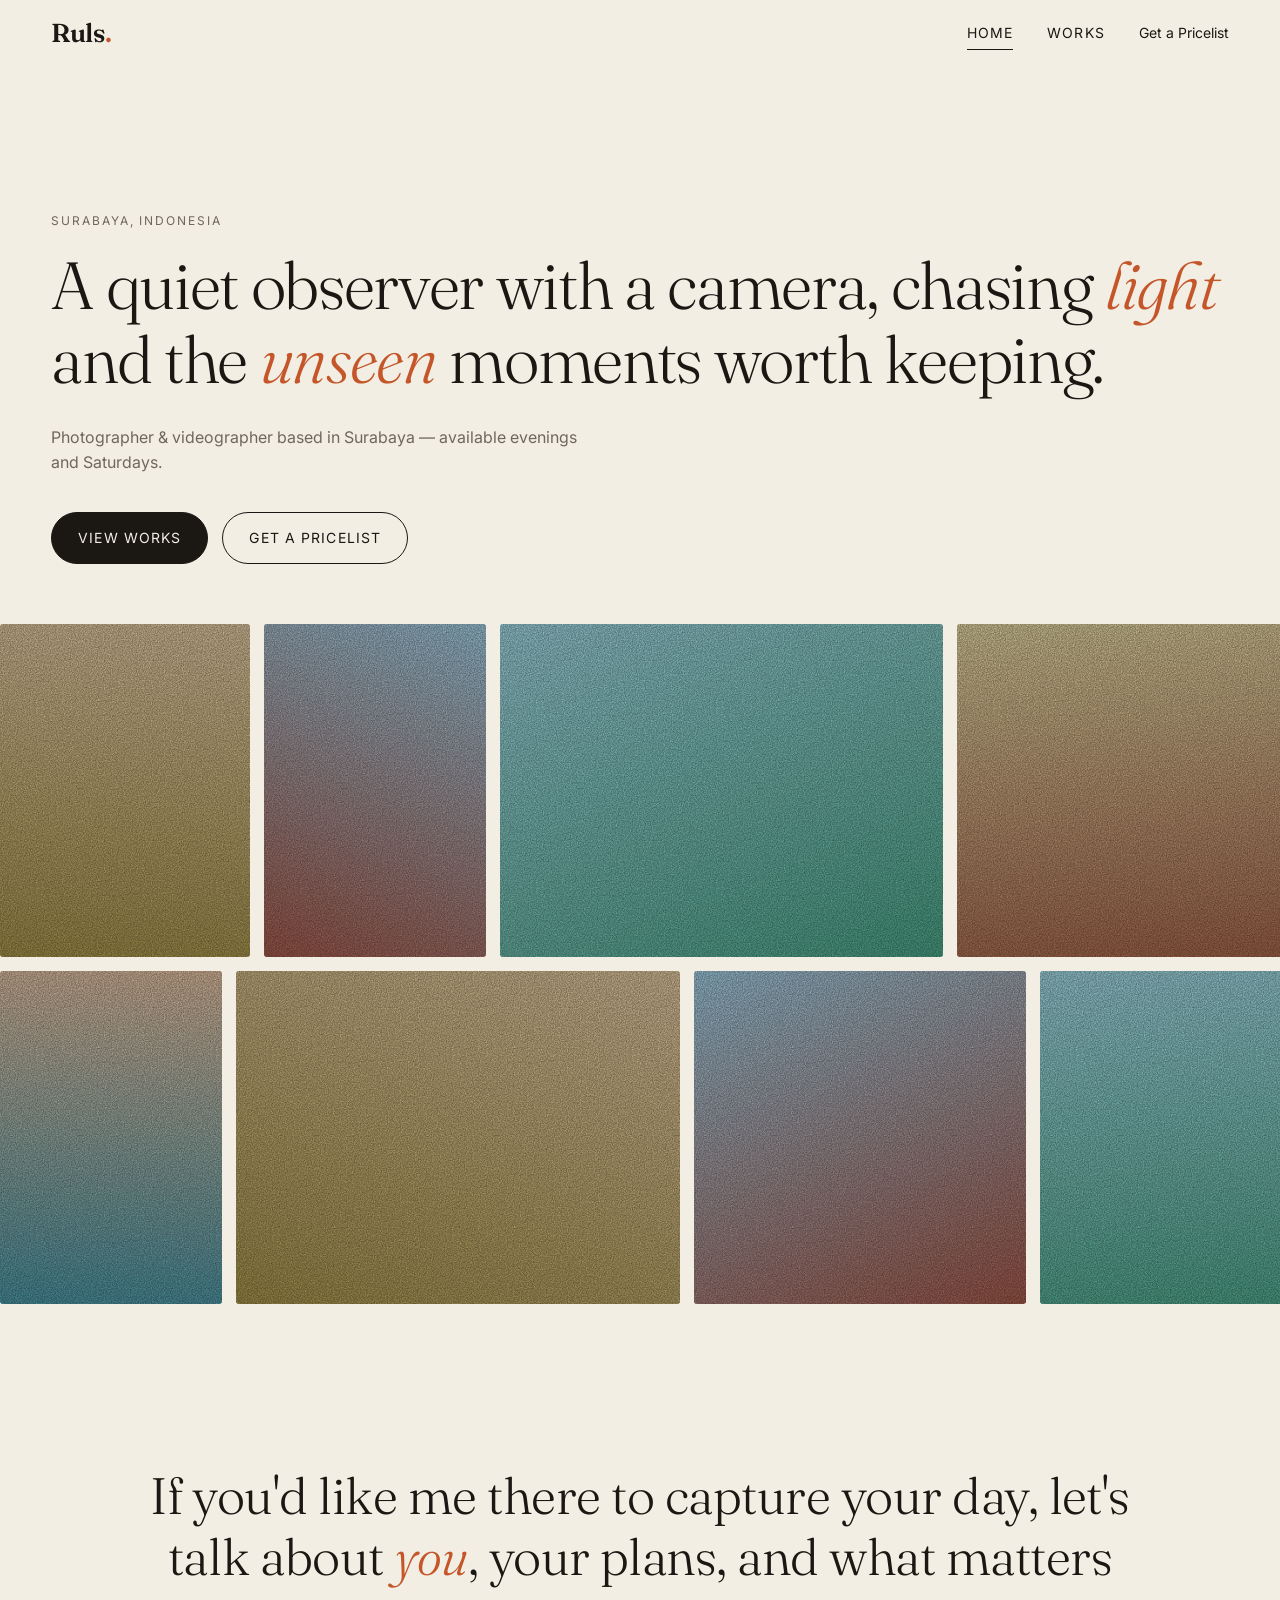
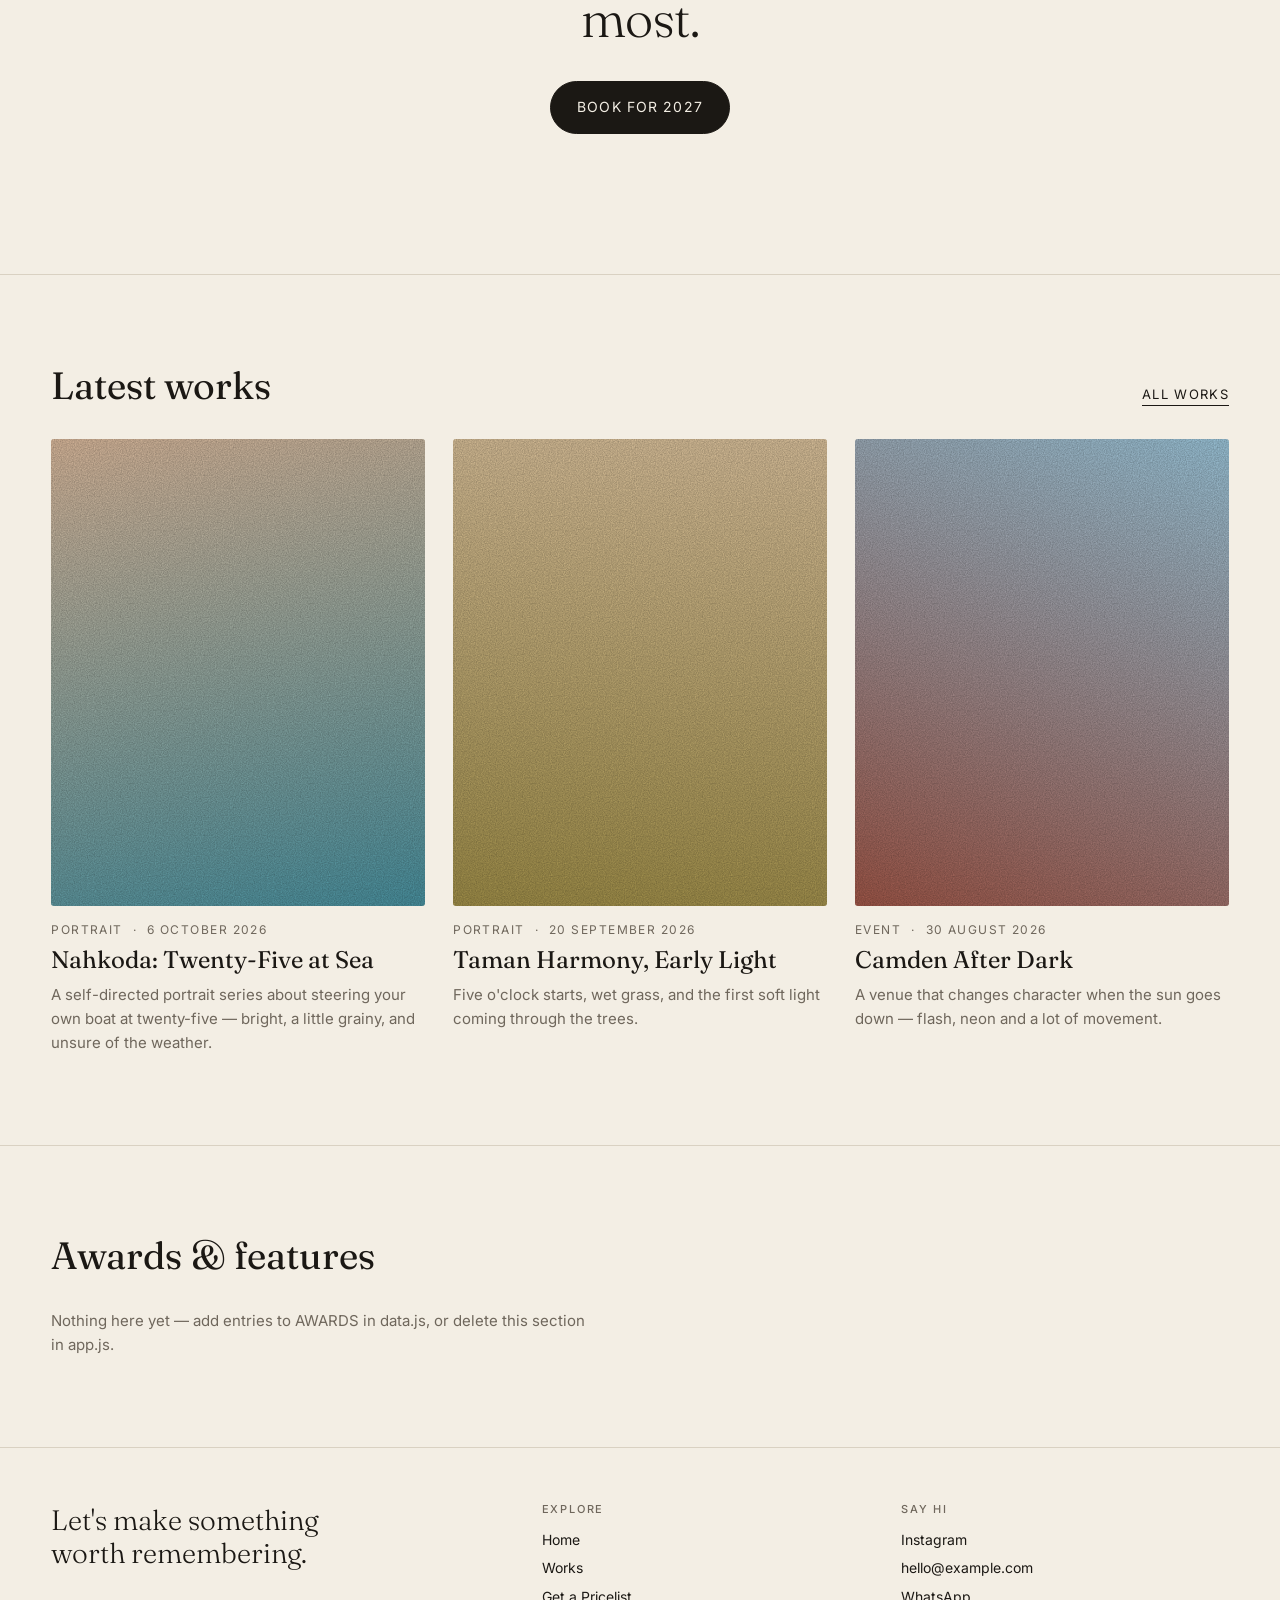
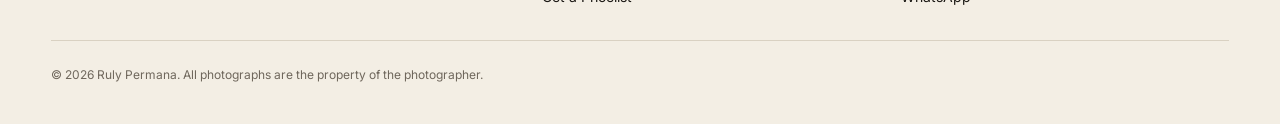
<file: index.html>
<!doctype html>
<html lang="en">
<head>
<meta charset="utf-8">
<meta name="viewport" content="width=device-width, initial-scale=1">
<title>Ruls — Photographer & Videographer, Surabaya</title>
<meta name="description" content="Photography and videography by Ruly Permana (Ruls), based in Surabaya, Indonesia.">
<link rel="preconnect" href="https://fonts.googleapis.com">
<link rel="preconnect" href="https://fonts.gstatic.com" crossorigin>
<link href="https://fonts.googleapis.com/css2?family=Fraunces:ital,opsz,wght@0,9..144,300;0,9..144,400;0,9..144,600;1,9..144,300&family=Inter:wght@400;500&display=swap" rel="stylesheet">
<link rel="stylesheet" href="style.css">
</head>
<body data-page="home">
<main id="main"></main>
<script src="data.js"></script>
<script src="app.js"></script>
</body>
</html>
</file>
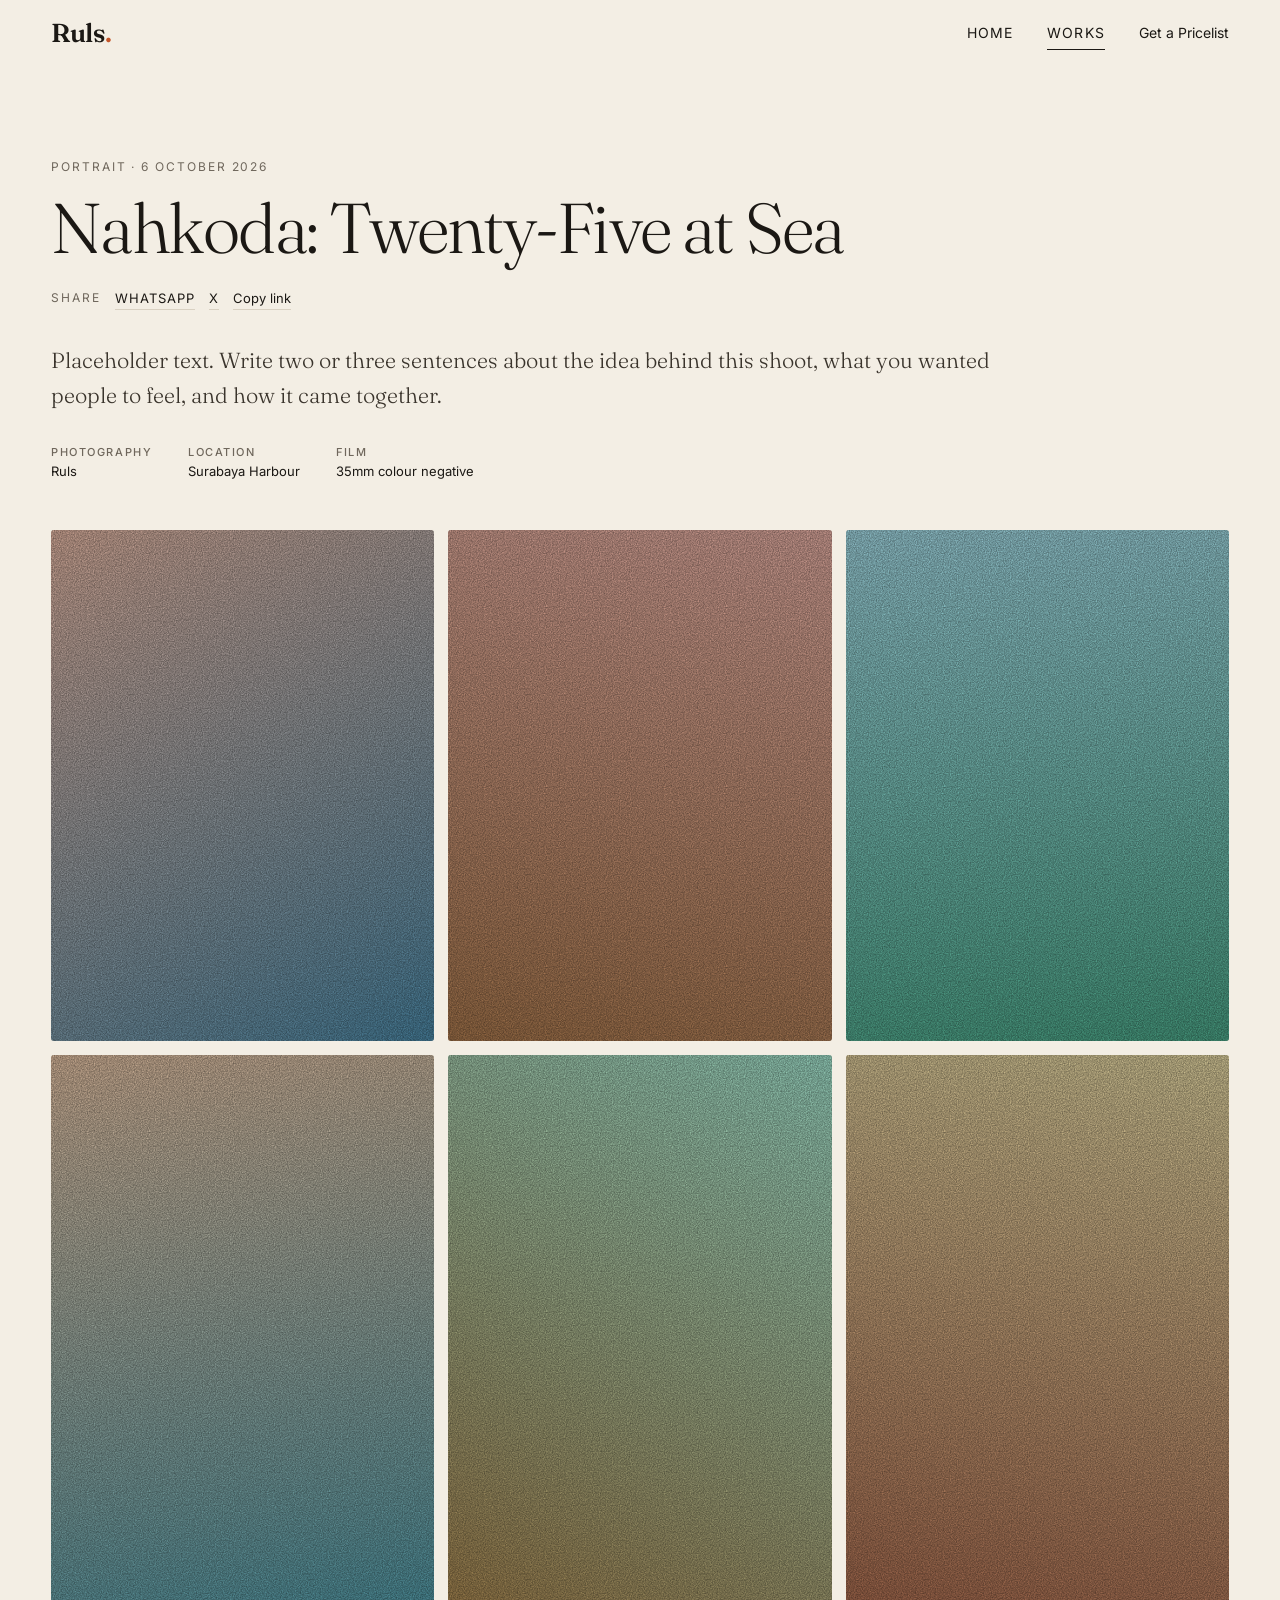
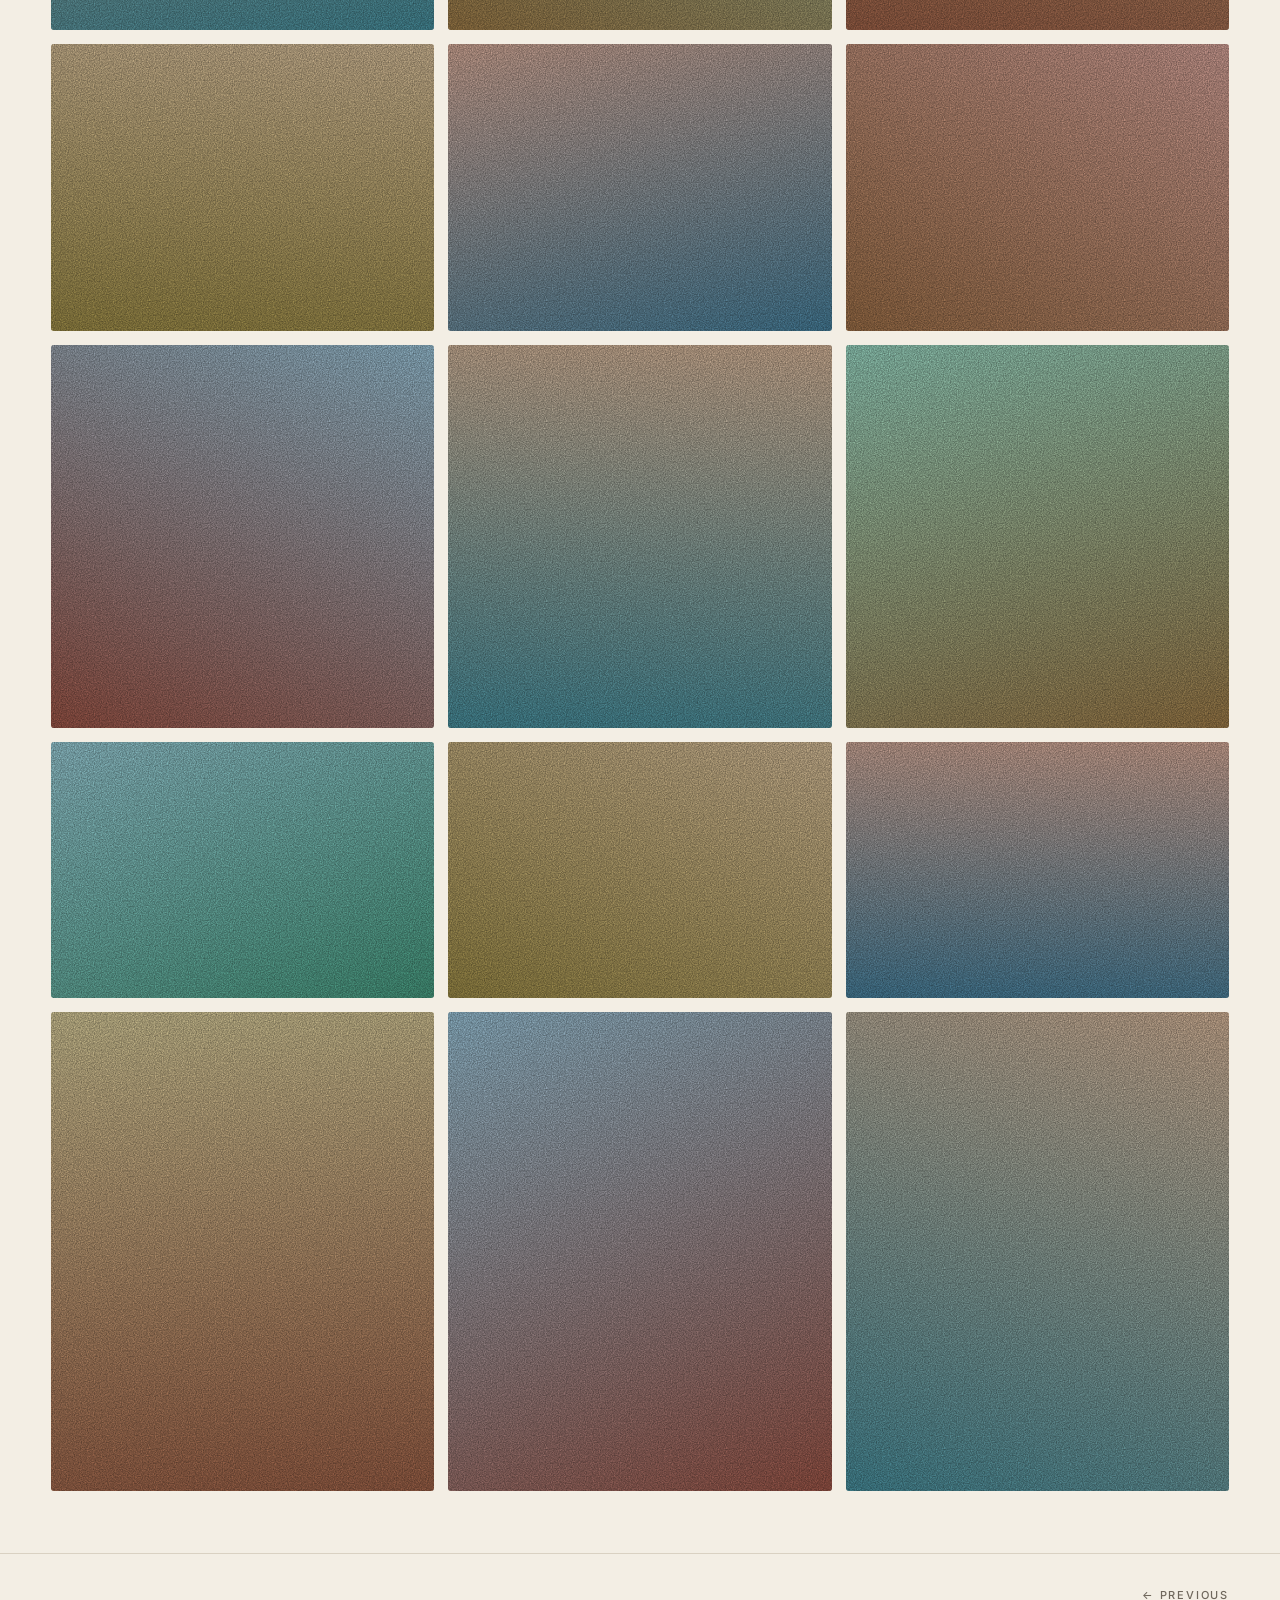
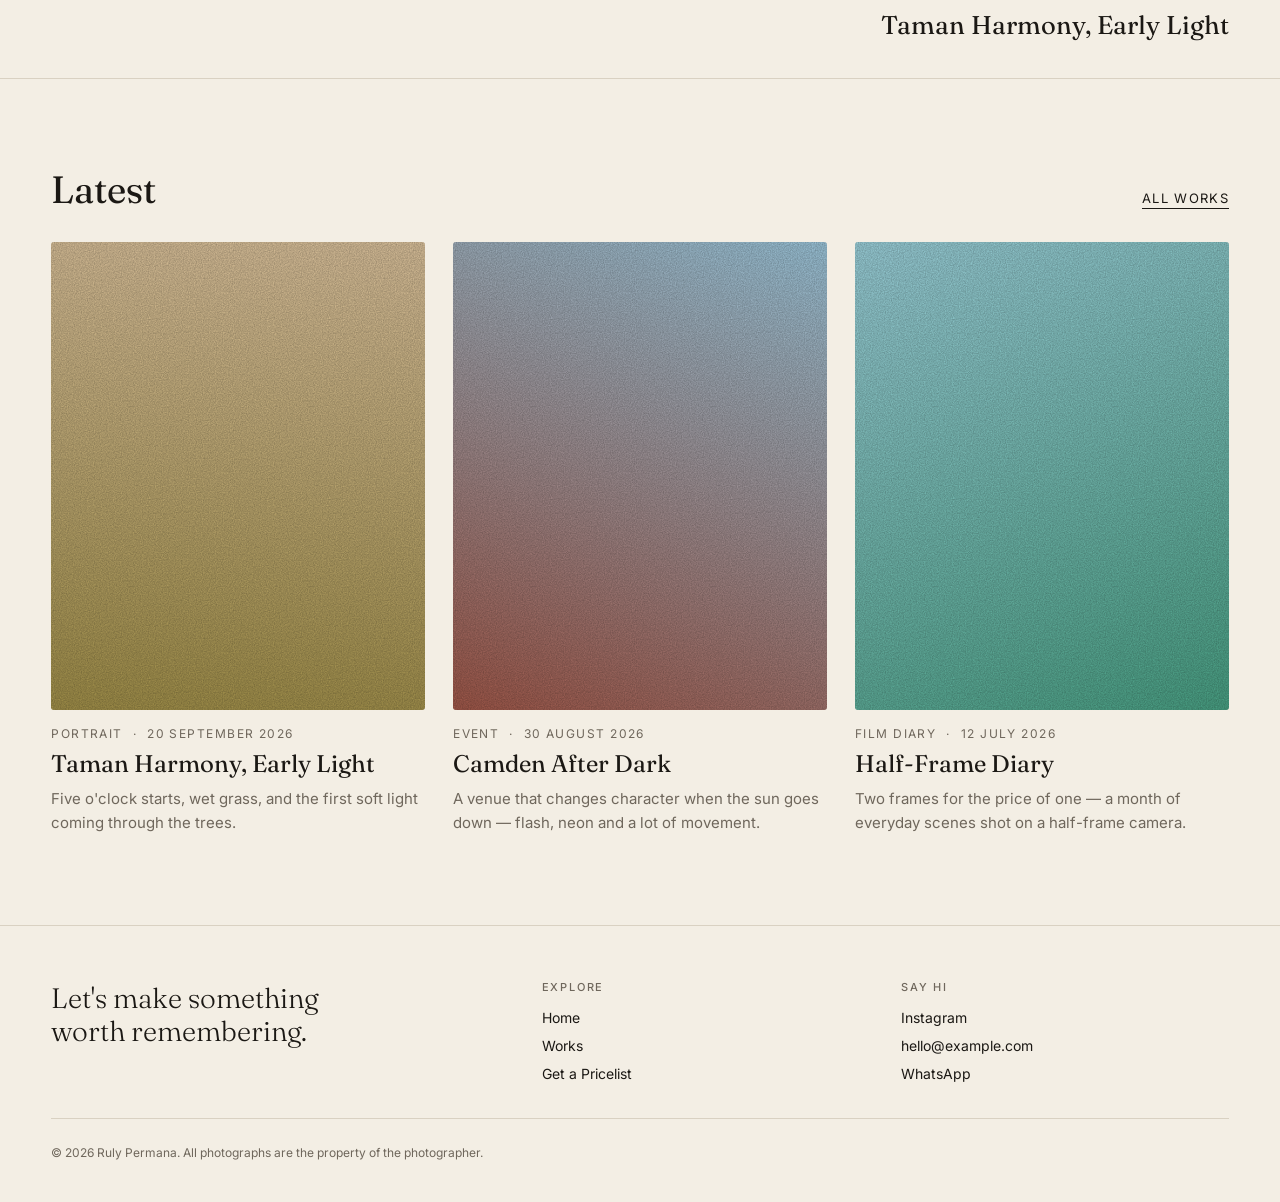
<file: project.html>
<!doctype html>
<html lang="en">
<head>
<meta charset="utf-8">
<meta name="viewport" content="width=device-width, initial-scale=1">
<title>Project — Ruls</title>
<link rel="preconnect" href="https://fonts.googleapis.com">
<link rel="preconnect" href="https://fonts.gstatic.com" crossorigin>
<link href="https://fonts.googleapis.com/css2?family=Fraunces:ital,opsz,wght@0,9..144,300;0,9..144,400;0,9..144,600;1,9..144,300&family=Inter:wght@400;500&display=swap" rel="stylesheet">
<link rel="stylesheet" href="style.css">
</head>
<body data-page="project">
<main id="main"></main>
<script src="data.js"></script>
<script src="app.js"></script>
</body>
</html>
</file>
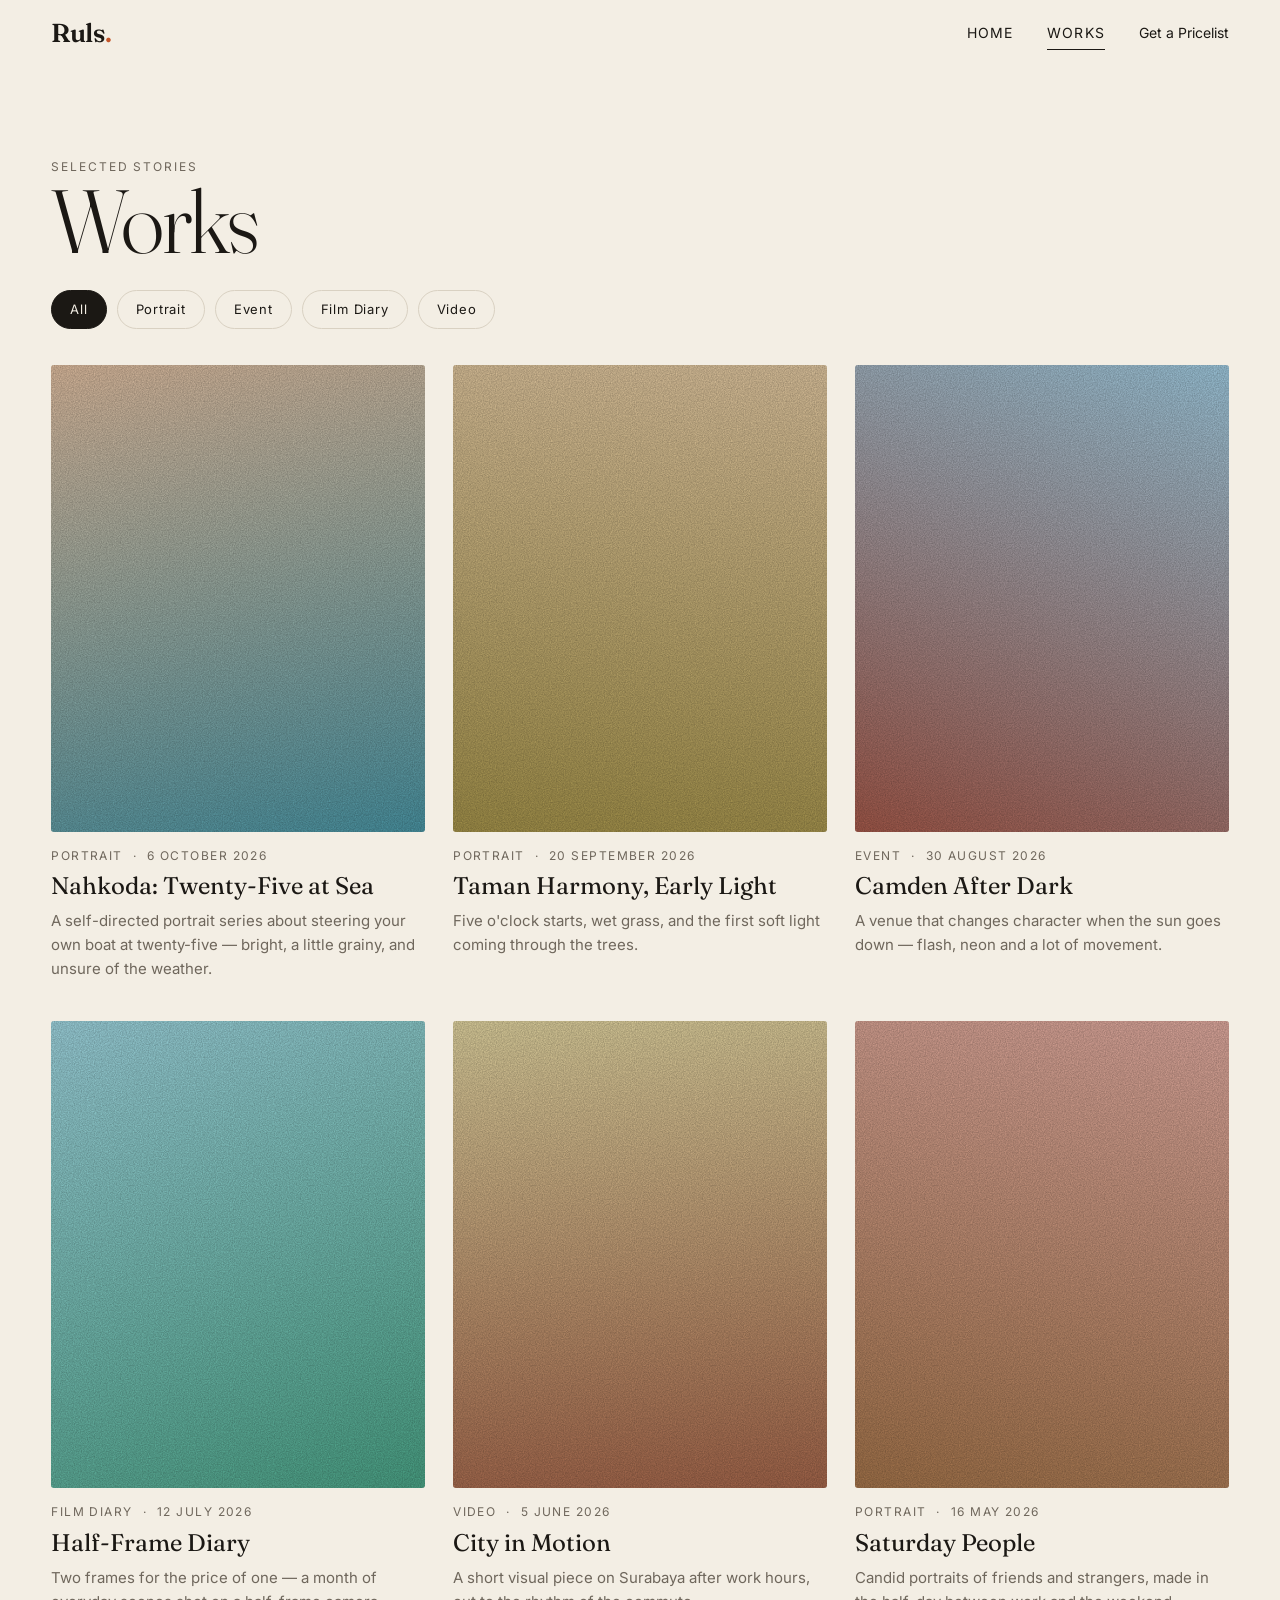
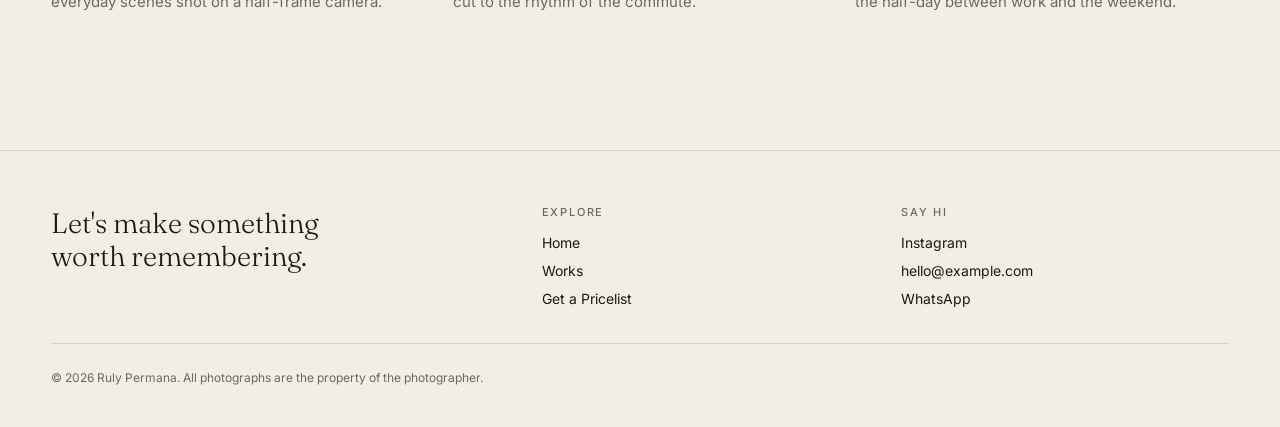
<file: works.html>
<!doctype html>
<html lang="en">
<head>
<meta charset="utf-8">
<meta name="viewport" content="width=device-width, initial-scale=1">
<title>Works — Ruls</title>
<meta name="description" content="Selected photography and video stories by Ruls, Surabaya.">
<link rel="preconnect" href="https://fonts.googleapis.com">
<link rel="preconnect" href="https://fonts.gstatic.com" crossorigin>
<link href="https://fonts.googleapis.com/css2?family=Fraunces:ital,opsz,wght@0,9..144,300;0,9..144,400;0,9..144,600;1,9..144,300&family=Inter:wght@400;500&display=swap" rel="stylesheet">
<link rel="stylesheet" href="style.css">
</head>
<body data-page="works">
<main id="main"></main>
<script src="data.js"></script>
<script src="app.js"></script>
</body>
</html>
</file>
<file: style.css>
:root{
  --bg:#f3eee4; --ink:#1b1814; --mute:#6f675c; --line:#d9d1c2; --accent:#c4562a; --card:#ebe4d6;
  --serif:'Fraunces',Georgia,serif; --sans:'Inter',system-ui,sans-serif;
  --pad:clamp(20px,4vw,56px);
}
*{box-sizing:border-box;margin:0;padding:0}
html{scroll-behavior:smooth}
body{background:var(--bg);color:var(--ink);font:400 16px/1.6 var(--sans);-webkit-font-smoothing:antialiased}
img{display:block;max-width:100%;height:auto}
a{color:inherit;text-decoration:none}
button{font:inherit;color:inherit;background:none;border:0;cursor:pointer}
.skip{position:absolute;left:-999px;top:8px;background:var(--ink);color:var(--bg);padding:8px 12px;z-index:100}
.skip:focus{left:8px}

/* header */
.top{position:sticky;top:0;z-index:50;display:flex;align-items:center;justify-content:space-between;padding:18px var(--pad);background:color-mix(in srgb,var(--bg) 88%,transparent);backdrop-filter:blur(10px);border-bottom:1px solid transparent}
.logo{font:600 26px/1 var(--serif);letter-spacing:-.02em}
.logo span{color:var(--accent)}
.nav{display:flex;gap:34px;font-size:14px;letter-spacing:.08em;text-transform:uppercase}
.nav a,.nav .link{position:relative;padding:4px 0}
.nav a.on::after,.nav a:hover::after,.nav .link:hover::after{content:"";position:absolute;left:0;right:0;bottom:-2px;height:1px;background:currentColor}
.burger{display:none;width:36px;height:36px;position:relative}
.burger i{position:absolute;left:6px;right:6px;height:1.5px;background:var(--ink);transition:.25s}
.burger i:first-child{top:14px}.burger i:last-child{top:21px}
.burger[aria-expanded=true] i:first-child{transform:translateY(3.5px) rotate(45deg)}
.burger[aria-expanded=true] i:last-child{transform:translateY(-3.5px) rotate(-45deg)}
.drawer{position:fixed;inset:64px 0 auto 0;z-index:49;background:var(--bg);display:none;flex-direction:column;gap:6px;padding:20px var(--pad) 28px;border-bottom:1px solid var(--line);font:500 28px/1.4 var(--serif)}
.drawer.open{display:flex}
@media(max-width:760px){.nav{display:none}.burger{display:block}}

/* shared */
main{min-height:60vh}
.wrap{padding:0 var(--pad)}
.eyebrow{font-size:12px;letter-spacing:.16em;text-transform:uppercase;color:var(--mute)}
.btn{display:inline-flex;align-items:center;gap:10px;border:1px solid var(--ink);padding:14px 26px;border-radius:999px;font-size:14px;letter-spacing:.08em;text-transform:uppercase;transition:.25s}
.btn:hover{background:var(--ink);color:var(--bg)}
.btn.fill{background:var(--ink);color:var(--bg)}
.btn.fill:hover{background:var(--accent);border-color:var(--accent)}

/* placeholder + grain */
.ph{position:relative;width:100%;overflow:hidden}
.ph::after,.grain::after{content:"";position:absolute;inset:0;pointer-events:none;opacity:.35;mix-blend-mode:multiply;
  background-image:url("data:image/svg+xml;utf8,<svg xmlns='http://www.w3.org/2000/svg' width='180' height='180'><filter id='n'><feTurbulence type='fractalNoise' baseFrequency='.85' numOctaves='2' stitchTiles='stitch'/><feColorMatrix values='0 0 0 0 0  0 0 0 0 0  0 0 0 0 0  0 0 0 .9 0'/></filter><rect width='100%' height='100%' filter='url(%23n)'/></svg>")}
.grain{position:relative}

/* hero */
.hero{padding:clamp(48px,9vw,120px) var(--pad) 40px}
.hero h1{font:300 clamp(30px,5.2vw,74px)/1.12 var(--serif);letter-spacing:-.02em;max-width:18em}
.hero h1 em{font-style:italic;color:var(--accent)}
.hero p{margin-top:28px;max-width:34em;color:var(--mute)}
.hero .row{margin-top:36px;display:flex;gap:14px;flex-wrap:wrap}

/* marquee */
.marquee{overflow:hidden;padding:20px 0;display:grid;gap:14px}
.track{display:flex;gap:14px;width:max-content;animation:slide 70s linear infinite}
.track.rev{animation-direction:reverse;animation-duration:85s}
.track .f{height:clamp(180px,26vw,340px);flex:none;border-radius:3px;overflow:hidden;position:relative}
.track .f img,.track .f .ph{height:100%;width:100%;object-fit:cover}
@keyframes slide{to{transform:translateX(-50%)}}
@media(prefers-reduced-motion:reduce){.track{animation:none}}

/* cta */
.cta{padding:clamp(70px,11vw,150px) var(--pad);text-align:center}
.cta h2{font:300 clamp(26px,4vw,52px)/1.2 var(--serif);max-width:20em;margin:0 auto 32px;letter-spacing:-.01em}
.cta h2 em{font-style:italic;color:var(--accent)}

/* section head */
.sec{padding:clamp(48px,7vw,96px) var(--pad);border-top:1px solid var(--line)}
.sec-head{display:flex;justify-content:space-between;align-items:baseline;margin-bottom:32px;gap:16px}
.sec-head h2{font:400 clamp(24px,3vw,38px)/1.1 var(--serif)}
.sec-head a{font-size:13px;letter-spacing:.1em;text-transform:uppercase;border-bottom:1px solid}

/* cards */
.grid{display:grid;grid-template-columns:repeat(3,1fr);gap:40px 28px}
@media(max-width:960px){.grid{grid-template-columns:repeat(2,1fr)}}
@media(max-width:600px){.grid{grid-template-columns:1fr}}
.card .im{overflow:hidden;border-radius:3px;background:var(--card)}
.card .im>*{transition:transform .8s cubic-bezier(.2,.7,.2,1)}
.card:hover .im>*{transform:scale(1.04)}
.card .meta{display:flex;gap:10px;margin-top:14px;font-size:12px;letter-spacing:.12em;text-transform:uppercase;color:var(--mute)}
.card h3{font:400 24px/1.25 var(--serif);margin-top:6px}
.card p{color:var(--mute);font-size:15px;margin-top:8px;display:-webkit-box;-webkit-line-clamp:3;-webkit-box-orient:vertical;overflow:hidden}

/* works page */
.page-head{padding:clamp(40px,7vw,90px) var(--pad) 24px}
.page-head h1{font:300 clamp(40px,7vw,96px)/1 var(--serif);letter-spacing:-.03em}
.filters{display:flex;gap:10px;flex-wrap:wrap;padding:0 var(--pad) 36px}
.pill{border:1px solid var(--line);border-radius:999px;padding:8px 18px;font-size:13px;letter-spacing:.06em;transition:.2s}
.pill:hover{border-color:var(--ink)}
.pill.on{background:var(--ink);color:var(--bg);border-color:var(--ink)}
.pager{display:flex;justify-content:center;gap:8px;padding:56px var(--pad) 80px}
.pager button{min-width:42px;height:42px;border:1px solid var(--line);border-radius:999px;padding:0 14px}
.pager button.on{background:var(--ink);color:var(--bg);border-color:var(--ink)}
.empty{padding:40px var(--pad);color:var(--mute)}

/* project page */
.pj-head{padding:clamp(40px,7vw,90px) var(--pad) 0;max-width:1100px}
.pj-head h1{font:300 clamp(34px,5.5vw,76px)/1.08 var(--serif);letter-spacing:-.025em}
.pj-meta{display:flex;flex-wrap:wrap;gap:18px;align-items:center;margin-top:22px}
.share{display:flex;gap:14px;font-size:13px;letter-spacing:.08em;text-transform:uppercase}
.share a,.share button{border-bottom:1px solid var(--line)}
.share a:hover,.share button:hover{border-color:var(--ink)}
.pj-intro{max-width:44em;margin:34px 0 0;font:300 clamp(18px,1.7vw,22px)/1.6 var(--serif);color:#3a342c}
.credits{display:flex;flex-wrap:wrap;gap:10px 36px;margin-top:30px;font-size:13px}
.credits b{display:block;font-weight:500;font-size:11px;letter-spacing:.14em;text-transform:uppercase;color:var(--mute)}
.gallery{columns:3;column-gap:14px;padding:48px var(--pad)}
@media(max-width:900px){.gallery{columns:2}}
@media(max-width:520px){.gallery{columns:1}}
.gallery figure{break-inside:avoid;margin-bottom:14px;border-radius:3px;overflow:hidden;cursor:zoom-in;background:var(--card)}
.gallery figure>*{transition:transform .6s,opacity .6s}
.gallery figure:hover>*{transform:scale(1.02)}
.pj-nav{display:flex;justify-content:space-between;gap:20px;padding:36px var(--pad);border-top:1px solid var(--line);font:400 clamp(18px,2vw,26px)/1.3 var(--serif)}
.pj-nav small{display:block;font:500 11px/1 var(--sans);letter-spacing:.16em;text-transform:uppercase;color:var(--mute);margin-bottom:8px}
.pj-nav a:last-child{text-align:right;margin-left:auto}

/* awards */
.awards{display:grid;gap:0}
.awards .a{display:flex;justify-content:space-between;gap:16px;padding:18px 0;border-bottom:1px solid var(--line);font:400 20px/1.3 var(--serif)}
.awards .a span{color:var(--mute);font:400 14px var(--sans)}
.note{color:var(--mute);font-size:15px;max-width:36em}

/* footer */
.foot{padding:56px var(--pad) 40px;border-top:1px solid var(--line);display:grid;grid-template-columns:1.4fr 1fr 1fr;gap:32px;font-size:14px}
@media(max-width:700px){.foot{grid-template-columns:1fr}}
.foot h4{font:500 11px/1 var(--sans);letter-spacing:.16em;text-transform:uppercase;color:var(--mute);margin-bottom:14px}
.foot ul{list-style:none;display:grid;gap:6px}
.foot a:hover,.foot .link:hover{color:var(--accent)}
.foot .big{font:300 28px/1.2 var(--serif);max-width:12em}
.copy{grid-column:1/-1;color:var(--mute);font-size:12px;padding-top:24px;border-top:1px solid var(--line)}

/* dialogs */
dialog{border:0;padding:0;background:var(--bg);color:var(--ink);max-width:min(720px,94vw);width:100%;border-radius:6px;box-shadow:0 30px 80px #0006}
dialog::backdrop{background:#120f0cb3;backdrop-filter:blur(3px)}
.dlg{padding:clamp(22px,4vw,40px);position:relative}
.dlg h2{font:300 clamp(26px,3.4vw,38px)/1.1 var(--serif);margin-bottom:6px}
.x{position:absolute;right:14px;top:10px;font-size:30px;line-height:1;padding:6px}
.pk{display:grid;gap:0;margin:22px 0}
.pk div{display:flex;justify-content:space-between;gap:12px;padding:12px 0;border-bottom:1px solid var(--line)}
.pk b{font:500 18px var(--serif)}
.pk small{display:block;color:var(--mute);font-size:13px}
form.f{display:grid;gap:12px}
form.f .two{display:grid;grid-template-columns:1fr 1fr;gap:12px}
@media(max-width:520px){form.f .two{grid-template-columns:1fr}}
.f input,.f select,.f textarea{width:100%;font:inherit;padding:12px 14px;background:#fff8;border:1px solid var(--line);border-radius:4px;color:inherit}
.f input:focus,.f select:focus,.f textarea:focus{outline:2px solid var(--accent);outline-offset:1px}
#lb{max-width:100vw;width:100vw;height:100vh;max-height:100vh;border-radius:0;background:#0e0c0af0;box-shadow:none}
#lb .stage{height:100%;display:grid;place-items:center;padding:56px 70px}
#lb .stage>*{max-height:86vh;max-width:min(92vw,1200px);width:auto;border-radius:2px}
#lb .stage .ph{height:80vh;width:min(70vw,640px)}
#lb button{position:absolute;color:#f3eee4;font-size:34px;padding:14px;opacity:.8}
#lb button:hover{opacity:1}
#lb .prev{left:8px;top:50%}#lb .next{right:8px;top:50%}#lb .close{right:10px;top:6px}
</file>
